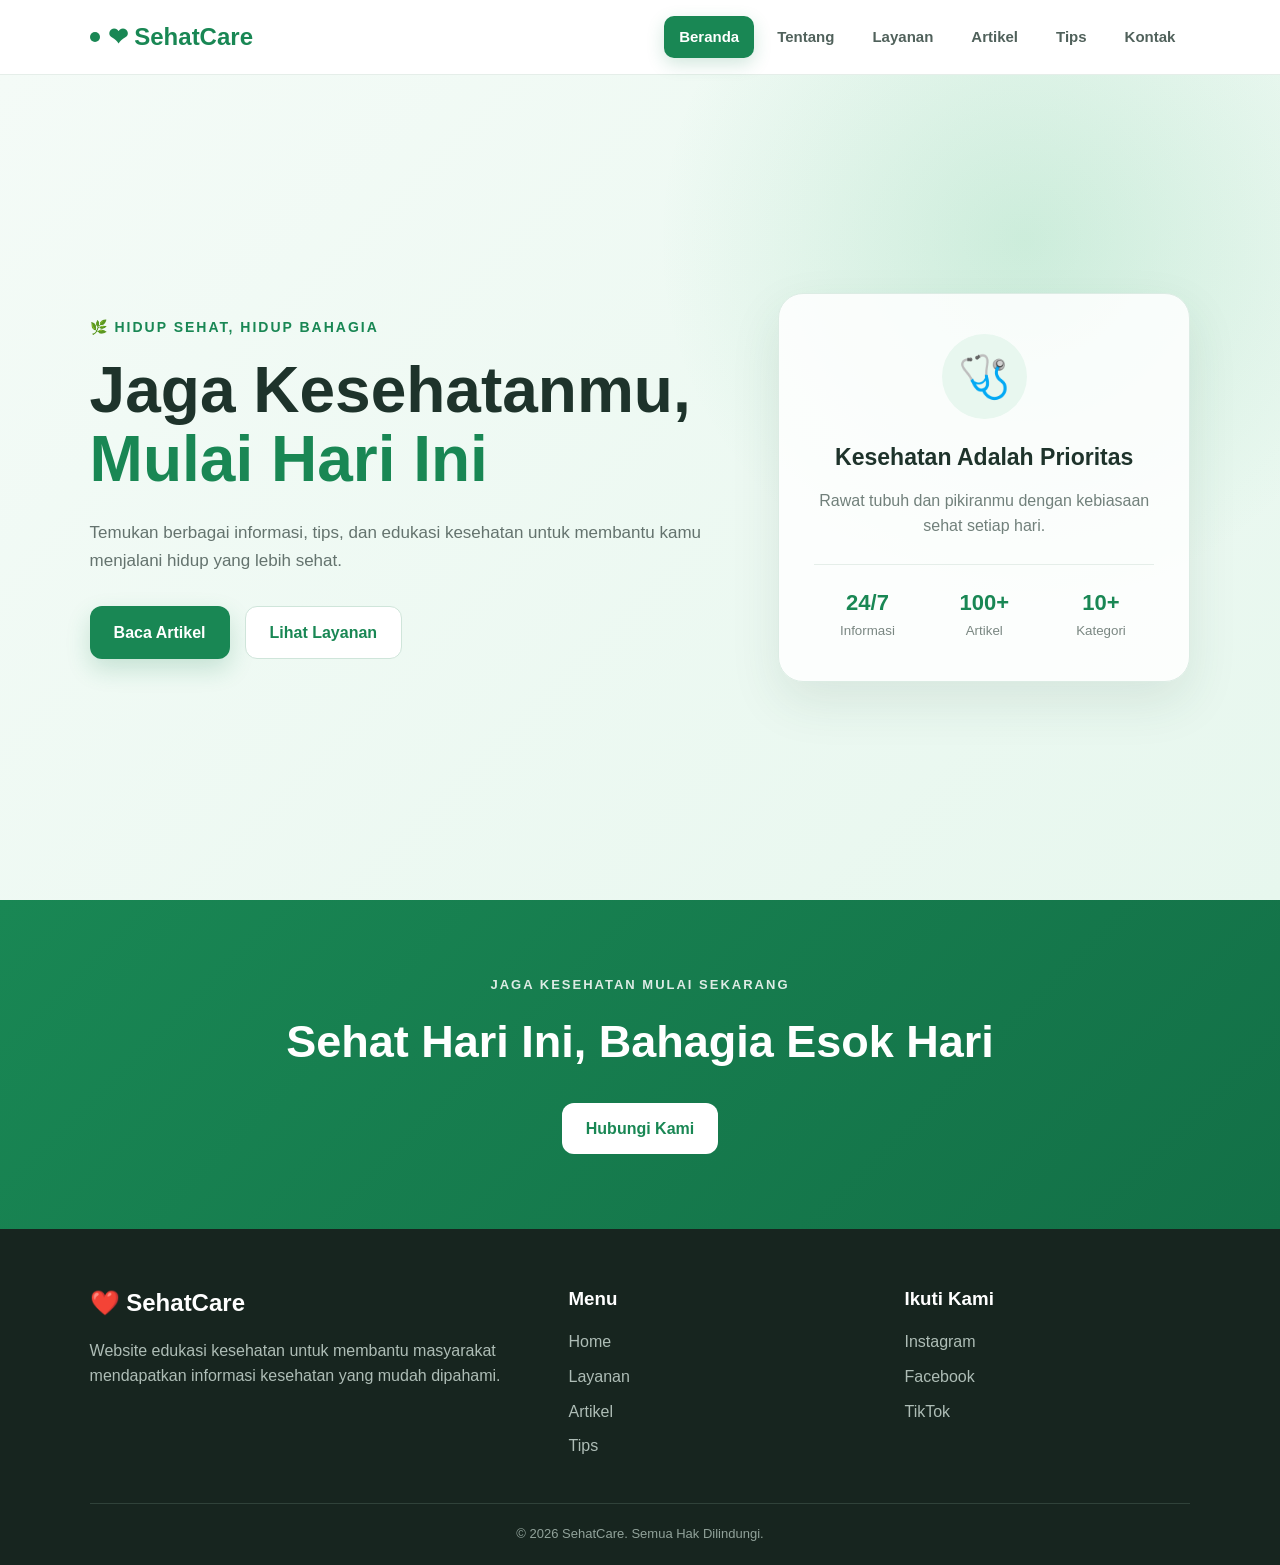
<file: index.html>
<!DOCTYPE html>
<html lang="id">
<head>
    <meta charset="UTF-8">
    <meta name="viewport" content="width=device-width, initial-scale=1.0">
    <title>SehatCare - Informasi Kesehatan</title>

    <link rel="stylesheet" href="style.css">
</head>
<body>

    <!-- NAVBAR -->
    <header>
        <nav class="navbar">
            <div class="logo">
                <span></span> ❤ SehatCare
            </div>

            <ul class="nav-menu">
               <ul class="nav-menu" id="navMenu">
               <li><a class="active" href="index.html">Beranda</a></li>
               <li><a class="" href="tentang.html">Tentang</a></li>
               <li><a class="" href="layanan.html">Layanan</a></li>
               <li><a class="" href="artikel.html">Artikel</a></li>
               <li><a class="" href="tips.html">Tips</a></li>
               <li><a class="" href="kontak.html">Kontak</a></li>
            </ul>
        </nav>
    </header>


       <!-- HERO -->
    <section class="hero" id="home">
        <div class="hero-content">

            <div class="hero-text">
                <p class="subtitle">🌿 HIDUP SEHAT, HIDUP BAHAGIA</p>

                <h1>
                    Jaga Kesehatanmu,
                    <span>Mulai Hari Ini</span>
                </h1>

                <p class="description">
                    Temukan berbagai informasi, tips, dan edukasi kesehatan
                    untuk membantu kamu menjalani hidup yang lebih sehat.
                </p>

                <div class="hero-buttons">
                    <a href="#artikel" class="btn-primary">
                        Baca Artikel
                    </a>

                    <a href="#layanan" class="btn-secondary">
                        Lihat Layanan
                    </a>
                </div>
            </div>

            <div class="hero-card">
                <div class="doctor-icon">🩺</div>

                <h3>Kesehatan Adalah Prioritas</h3>

                <p>
                    Rawat tubuh dan pikiranmu dengan kebiasaan
                    sehat setiap hari.
                </p>

                <div class="health-info">
                    <div>
                        <strong>24/7</strong>
                        <small>Informasi</small>
                    </div>

                    <div>
                        <strong>100+</strong>
                        <small>Artikel</small>
                    </div>

                    <div>
                        <strong>10+</strong>
                        <small>Kategori</small>
                    </div>
                </div>
            </div>

        </div>
    </section>

    <!-- CTA -->
    <section class="cta">
    <div>
            <p>JAGA KESEHATAN MULAI SEKARANG</p>

            <h2>
                Sehat Hari Ini,
                Bahagia Esok Hari
            </h2>

            <a href="#kontak" class="btn-primary">
                Hubungi Kami
            </a>
        </div>

    </section>

    <!-- FOOTER -->
    <footer>

        <div class="footer-content">

            <div>
                <h2>❤️ SehatCare</h2>
                <p>
                    Website edukasi kesehatan untuk membantu masyarakat
                    mendapatkan informasi kesehatan yang mudah dipahami.
                </p>
            </div>

            <div>
                <h3>Menu</h3>
                <a href="#home">Home</a>
                <a href="#layanan">Layanan</a>
                <a href="#artikel">Artikel</a>
                <a href="#tips">Tips</a>
            </div>

            <div>
                <h3>Ikuti Kami</h3>
                <a href="#">Instagram</a>
                <a href="#">Facebook</a>
                <a href="#">TikTok</a>
            </div>

        </div>

        <div class="copyright">
            © 2026 SehatCare. Semua Hak Dilindungi.
        </div>

    </footer>

</body>
</html>
</file>
<file: style.css>
/* =========================================================
   SEHATCARE - STYLE.CSS
   ========================================================= */

/* =========================
   RESET
   ========================= */

* {
    margin: 0;
    padding: 0;
    box-sizing: border-box;
}

html {
    scroll-behavior: smooth;
}

body {
    font-family: "Segoe UI", Arial, sans-serif;
    background: #f5faf8;
    color: #24332e;
    line-height: 1.6;
    overflow-x: hidden;
}

a {
    text-decoration: none;
    color: inherit;
}

button,
input,
textarea {
    font-family: inherit;
}


/* =========================
   NAVBAR
   ========================= */

header {
    position: relative;
    z-index: 1000;
}

.navbar {
    width: 100%;
    min-height: 75px;
    padding: 0 7%;
    display: flex;
    align-items: center;
    justify-content: space-between;

    background: rgba(255, 255, 255, 0.92);
    backdrop-filter: blur(12px);

    border-bottom: 1px solid #e5eee9;
    position: relative;
}

.logo {
    display: flex;
    align-items: center;
    gap: 8px;

    font-size: 24px;
    font-weight: 800;
    color: #198754;

    white-space: nowrap;
}

.logo span {
    width: 10px;
    height: 10px;
    background: #198754;
    border-radius: 50%;
}

.nav-menu {
    list-style: none;
    display: flex;
    align-items: center;
    gap: 8px;
}

.nav-menu li {
    list-style: none;
}

.nav-menu a {
    display: block;
    padding: 9px 15px;

    color: #50615b;
    font-size: 15px;
    font-weight: 600;

    border-radius: 10px;

    transition: 0.3s ease;
}

.nav-menu a:hover {
    color: #198754;
    background: #eaf7f0;
    transform: translateY(-2px);
}

.nav-menu a.active {
    color: #ffffff;
    background: #198754;
    box-shadow: 0 6px 18px rgba(25, 135, 84, 0.2);
}


/* =========================
   MENU BUTTON
   ========================= */

.menu-toggle {
    display: none;

    border: none;
    background: transparent;

    font-size: 25px;
    cursor: pointer;
}


/* =========================
   HERO
   ========================= */

.hero {
    min-height: calc(100vh - 75px);

    display: flex;
    align-items: center;

    padding: 80px 7%;

    background:
        radial-gradient(
            circle at 80% 20%,
            rgba(57, 181, 115, 0.18),
            transparent 30%
        ),
        linear-gradient(
            135deg,
            #f4fbf7 0%,
            #e7f7ee 100%
        );
}

.hero-content {
    width: 100%;
    max-width: 1200px;
    margin: auto;

    display: grid;
    grid-template-columns: 1.2fr 0.8fr;
    gap: 70px;

    align-items: center;
}

.hero-text {
    animation: fadeUp 0.9s ease;
}

.subtitle {
    color: #198754;
    font-size: 14px;
    font-weight: 800;
    letter-spacing: 2px;
    margin-bottom: 18px;
}

.hero h1 {
    font-size: clamp(42px, 5vw, 68px);
    line-height: 1.08;
    color: #1e332b;
    margin-bottom: 25px;
}

.hero h1 span {
    display: block;
    color: #198754;
}

.description {
    max-width: 650px;

    font-size: 17px;
    color: #64736e;

    margin-bottom: 32px;
}

.hero-buttons {
    display: flex;
    flex-wrap: wrap;
    gap: 15px;
}


/* =========================
   BUTTON
   ========================= */

.btn-primary,
.btn-secondary {
    display: inline-flex;
    align-items: center;
    justify-content: center;

    padding: 13px 24px;

    border-radius: 12px;

    font-weight: 700;

    transition: 0.3s ease;
}

.btn-primary {
    color: white;
    background: #198754;

    box-shadow: 0 10px 25px rgba(25, 135, 84, 0.2);
}

.btn-primary:hover {
    background: #146c43;
    transform: translateY(-3px);
    box-shadow: 0 14px 28px rgba(25, 135, 84, 0.3);
}

.btn-secondary {
    color: #198754;
    background: white;
    border: 1px solid #cfe5da;
}

.btn-secondary:hover {
    background: #eaf7f0;
    transform: translateY(-3px);
}


/* =========================
   HERO CARD
   ========================= */

.hero-card {
    padding: 40px 35px;

    text-align: center;

    background: rgba(255, 255, 255, 0.85);

    border: 1px solid #dcece4;
    border-radius: 25px;

    box-shadow: 0 20px 50px rgba(36, 75, 59, 0.1);

    animation: floating 4s ease-in-out infinite;
}

.doctor-icon {
    width: 85px;
    height: 85px;

    display: flex;
    align-items: center;
    justify-content: center;

    margin: 0 auto 20px;

    font-size: 42px;

    background: #e8f7ef;
    border-radius: 50%;
}

.hero-card h3 {
    color: #1e332b;
    font-size: 23px;
    margin-bottom: 12px;
}

.hero-card p {
    color: #71807b;
    margin-bottom: 25px;
}

.health-info {
    display: grid;
    grid-template-columns: repeat(3, 1fr);
    gap: 10px;

    padding-top: 20px;

    border-top: 1px solid #e5eee9;
}

.health-info div {
    display: flex;
    flex-direction: column;
}

.health-info strong {
    color: #198754;
    font-size: 22px;
}

.health-info small {
    color: #7a8782;
}


/* =========================
   SECTION
   ========================= */

.section,
.article-section,
.contact {
    padding: 90px 7%;
}

.section-title {
    max-width: 750px;
    margin: 0 auto 50px;

    text-align: center;
}

.section-title p {
    color: #198754;
    font-size: 14px;
    font-weight: 800;
    letter-spacing: 1.5px;
    text-transform: uppercase;

    margin-bottom: 8px;
}

.section-title h2 {
    font-size: clamp(30px, 4vw, 44px);
    color: #243b32;

    margin-bottom: 12px;
}

.section-title span {
    color: #75837e;
}


/* =========================
   SERVICE
   ========================= */

.service-container {
    max-width: 1200px;
    margin: auto;

    display: grid;
    grid-template-columns: repeat(4, 1fr);
    gap: 22px;
}

.service-card {
    padding: 32px 25px;

    background: white;

    border: 1px solid #e0eee7;
    border-radius: 20px;

    box-shadow: 0 10px 30px rgba(40, 80, 63, 0.06);

    transition: 0.35s ease;
}

.service-card:hover {
    transform: translateY(-8px);
    border-color: #a9dbc2;

    box-shadow: 0 20px 40px rgba(40, 80, 63, 0.12);
}

.service-icon {
    width: 62px;
    height: 62px;

    display: flex;
    align-items: center;
    justify-content: center;

    margin-bottom: 20px;

    font-size: 30px;

    background: #eaf7f0;
    border-radius: 16px;
}

.service-card h3 {
    font-size: 21px;
    color: #253a32;
    margin-bottom: 10px;
}

.service-card p {
    color: #71807b;
    font-size: 14px;

    margin-bottom: 18px;
}

.service-card a {
    color: #198754;
    font-weight: 700;
    font-size: 14px;
}

.service-card a:hover {
    text-decoration: underline;
}


/* =========================
   ARTIKEL
   ========================= */

.article-section {
    background: #f5faf8;
}

.article-container {
    max-width: 1200px;
    margin: auto;

    display: grid;
    grid-template-columns: repeat(3, 1fr);
    gap: 25px;
}

.article-card {
    overflow: hidden;

    background: white;

    border: 1px solid #e0eee7;
    border-radius: 20px;

    box-shadow: 0 10px 30px rgba(40, 80, 63, 0.06);

    transition: 0.35s ease;
}

.article-card:hover {
    transform: translateY(-7px);
    box-shadow: 0 18px 40px rgba(40, 80, 63, 0.12);
}

.article-image {
    height: 210px;

    display: flex;
    align-items: center;
    justify-content: center;

    font-size: 75px;

    position: relative;
}

.image-one {
    background: linear-gradient(135deg, #dff5e8, #bce8cf);
}

.image-two {
    background: linear-gradient(135deg, #e0f2ff, #c4e5fa);
}

.image-three {
    background: linear-gradient(135deg, #eee6ff, #ddd0fa);
}

.article-content {
    padding: 25px;
}

.article-content small {
    color: #198754;
    font-weight: 700;
}

.article-content h3 {
    color: #253a32;
    font-size: 20px;

    line-height: 1.3;

    margin: 10px 0 12px;
}

.article-content p {
    color: #71807b;
    font-size: 14px;

    margin-bottom: 18px;
}

.article-content a {
    color: #198754;
    font-size: 14px;
    font-weight: 700;
}


/* =========================
   TIPS
   ========================= */

.tips {
    padding: 100px 7%;

    background:
        radial-gradient(
            circle at 15% 20%,
            rgba(25, 135, 84, 0.12),
            transparent 30%
        ),
        #f5faf8;
}

.tips-content {
    max-width: 1100px;
    margin: auto;

    display: grid;
    grid-template-columns: 0.9fr 1.1fr;
    gap: 70px;

    align-items: center;
}

.tips-content h2 {
    font-size: clamp(35px, 4vw, 52px);
    line-height: 1.15;

    color: #253a32;

    margin-bottom: 20px;
}

.tips-content h2 span {
    display: block;
    color: #198754;
}

.tips-content > div:first-child > p:last-child {
    color: #71807b;
    max-width: 500px;
}

.tips-list {
    display: flex;
    flex-direction: column;
    gap: 18px;
}

.tip {
    display: flex;
    align-items: flex-start;
    gap: 20px;

    padding: 25px;

    background: white;

    border: 1px solid #dfede6;
    border-radius: 18px;

    box-shadow: 0 8px 25px rgba(40, 80, 63, 0.05);

    transition: 0.3s ease;
}

.tip:hover {
    transform: translateX(7px);
    border-color: #abdcc2;
}

.tip > span {
    min-width: 48px;
    height: 48px;

    display: flex;
    align-items: center;
    justify-content: center;

    color: #198754;
    font-weight: 800;

    background: #eaf7f0;
    border-radius: 12px;
}

.tip h3 {
    color: #263b33;
    margin-bottom: 5px;
}

.tip p {
    color: #71807b;
    font-size: 14px;
}


/* =========================
   ABOUT
   ========================= */

.page-header {
    padding: 90px 7%;
    text-align: center;

    background:
        linear-gradient(
            135deg,
            #eaf8f0,
            #f7fcfa
        );
}

.page-header span {
    color: #198754;
    font-size: 14px;
    font-weight: 800;
    letter-spacing: 2px;
}

.page-header h1 {
    margin: 12px 0;

    font-size: clamp(38px, 5vw, 55px);
    color: #243a31;
}

.page-header p {
    color: #71807b;
}

.about-grid {
    max-width: 1100px;
    margin: auto;

    display: grid;
    grid-template-columns: 1fr 1fr;
    gap: 25px;
}

.about-box {
    padding: 35px;

    background: white;

    border: 1px solid #e0eee7;
    border-radius: 20px;

    box-shadow: 0 10px 30px rgba(40, 80, 63, 0.06);
}

.about-box > span {
    display: inline-flex;

    width: 55px;
    height: 55px;

    align-items: center;
    justify-content: center;

    margin-bottom: 18px;

    font-size: 25px;

    color: #198754;
    background: #eaf7f0;

    border-radius: 15px;
}

.about-box h2 {
    color: #253a32;
    margin-bottom: 15px;
}

.about-box p {
    color: #71807b;
    margin-bottom: 15px;
}

.check {
    padding: 13px 15px;

    color: #53645d;

    background: #f4faf7;

    border-radius: 10px;

    margin-bottom: 10px;

    transition: 0.3s ease;
}

.check:hover {
    color: #198754;
    background: #eaf7f0;
    transform: translateX(5px);
}


/* =========================
   CTA
   ========================= */

.cta {
    padding: 75px 7%;

    text-align: center;

    background:
        linear-gradient(
            135deg,
            #198754,
            #137047
        );

    color: white;
}

.cta p {
    font-size: 13px;
    font-weight: 800;
    letter-spacing: 2px;

    opacity: 0.85;

    margin-bottom: 10px;
}

.cta h2 {
    font-size: clamp(30px, 4vw, 45px);

    margin-bottom: 25px;
}

.cta .btn-primary {
    background: white;
    color: #198754;

    box-shadow: none;
}

.cta .btn-primary:hover {
    background: #eefaf4;
}


/* =========================
   CONTACT
   ========================= */

.contact {
    background: #f5faf8;
}

.contact-container {
    max-width: 1100px;
    margin: auto;

    display: grid;
    grid-template-columns: 0.8fr 1.2fr;
    gap: 30px;
}

.contact-info {
    display: flex;
    flex-direction: column;
    gap: 15px;
}

.contact-box {
    display: flex;
    align-items: center;
    gap: 17px;

    padding: 22px;

    background: white;

    border: 1px solid #dfede6;
    border-radius: 16px;

    transition: 0.3s ease;
}

.contact-box:hover {
    transform: translateY(-3px);
    box-shadow: 0 10px 25px rgba(40, 80, 63, 0.08);
}

.contact-box > span {
    width: 48px;
    height: 48px;

    display: flex;
    align-items: center;
    justify-content: center;

    font-size: 22px;

    background: #eaf7f0;
    border-radius: 12px;
}

.contact-box h3 {
    color: #263b33;
    font-size: 16px;
}

.contact-box p {
    color: #71807b;
    font-size: 14px;
}

.contact-form {
    display: flex;
    flex-direction: column;
    gap: 15px;

    padding: 30px;

    background: white;

    border: 1px solid #dfede6;
    border-radius: 20px;

    box-shadow: 0 10px 30px rgba(40, 80, 63, 0.06);
}

.contact-form input,
.contact-form textarea {
    width: 100%;

    padding: 14px 16px;

    border: 1px solid #dbe9e2;
    border-radius: 11px;

    outline: none;

    color: #263b33;
    background: #fbfdfc;

    transition: 0.3s ease;

    resize: vertical;
}

.contact-form input:focus,
.contact-form textarea:focus {
    border-color: #198754;

    box-shadow: 0 0 0 3px rgba(25, 135, 84, 0.08);
}

.contact-form button {
    padding: 14px;

    border: none;
    border-radius: 11px;

    background: #198754;
    color: white;

    font-size: 15px;
    font-weight: 700;

    cursor: pointer;

    transition: 0.3s ease;
}

.contact-form button:hover {
    background: #146c43;
    transform: translateY(-2px);
}


/* =========================
   DARK MODE
   ========================= */

body.dark-mode {
    background: #101815;
    color: #e8f2ed;
}

body.dark-mode .navbar {
    background: rgba(17, 27, 23, 0.95);
    border-color: #263b32;
}

body.dark-mode .nav-menu a {
    color: #b9c9c1;
}

body.dark-mode .nav-menu a:hover {
    background: #1d3429;
    color: #71d09e;
}

body.dark-mode .hero,
body.dark-mode .article-section,
body.dark-mode .tips,
body.dark-mode .contact {
    background: #101815;
}

body.dark-mode .hero h1,
body.dark-mode .hero-card h3,
body.dark-mode .section-title h2,
body.dark-mode .service-card h3,
body.dark-mode .article-content h3,
body.dark-mode .tips-content h2,
body.dark-mode .tip h3,
body.dark-mode .about-box h2,
body.dark-mode .page-header h1,
body.dark-mode .contact-box h3 {
    color: #edf7f2;
}

body.dark-mode .description,
body.dark-mode .hero-card p,
body.dark-mode .section-title span,
body.dark-mode .service-card p,
body.dark-mode .article-content p,
body.dark-mode .tips-content > div:first-child > p:last-child,
body.dark-mode .tip p,
body.dark-mode .about-box p,
body.dark-mode .contact-box p {
    color: #9eafa7;
}

body.dark-mode .hero-card,
body.dark-mode .service-card,
body.dark-mode .article-card,
body.dark-mode .tip,
body.dark-mode .about-box,
body.dark-mode .contact-box,
body.dark-mode .contact-form {
    background: #17221e;
    border-color: #293d34;
}

body.dark-mode .btn-secondary {
    background: #17221e;
    border-color: #31483c;
}

body.dark-mode .check {
    background: #1d2c25;
    color: #b7c7bf;
}

body.dark-mode .contact-form input,
body.dark-mode .contact-form textarea {
    background: #111a16;
    border-color: #30453b;
    color: white;
}

body.dark-mode .page-header {
    background: #16231e;
}


/* =========================
   DARK MODE BUTTON
   ========================= */

.dark-btn {
    border: none;

    width: 40px;
    height: 40px;

    margin-left: 5px;

    border-radius: 10px;

    background: #eaf7f0;

    cursor: pointer;

    font-size: 17px;

    transition: 0.3s ease;
}

.dark-btn:hover {
    transform: rotate(15deg);
    background: #d7f0e2;
}


/* =========================
   TOP BUTTON
   ========================= */

#topButton {
    position: fixed;

    right: 25px;
    bottom: 25px;

    width: 45px;
    height: 45px;

    border: none;
    border-radius: 50%;

    background: #198754;
    color: white;

    cursor: pointer;

    opacity: 0;
    visibility: hidden;

    transform: translateY(15px);

    transition: 0.3s ease;

    z-index: 999;
}

#topButton::before {
    content: "↑";

    font-size: 21px;
    font-weight: bold;
}

#topButton.show {
    opacity: 1;
    visibility: visible;
    transform: translateY(0);
}

#topButton:hover {
    background: #146c43;
    transform: translateY(-4px);
}


/* =========================
   FOOTER
   ========================= */

footer {
    background: #17251f;
    color: white;

    padding: 55px 7% 20px;
}

.footer-content {
    max-width: 1200px;
    margin: auto;

    display: grid;
    grid-template-columns: 1.5fr 1fr 1fr;
    gap: 50px;

    padding-bottom: 35px;
}

.footer-content h2 {
    margin-bottom: 15px;
}

.footer-content h3 {
    margin-bottom: 15px;
}

.footer-content p {
    max-width: 450px;

    color: #aebdb6;
}

.footer-content a {
    display: block;

    width: fit-content;

    color: #aebdb6;

    margin-bottom: 9px;

    transition: 0.3s ease;
}

.footer-content a:hover {
    color: #74d49f;
    transform: translateX(4px);
}

.copyright {
    padding-top: 20px;

    text-align: center;

    border-top: 1px solid #30423a;

    color: #91a29a;
    font-size: 13px;
}


/* =========================
   ANIMATIONS
   ========================= */

@keyframes fadeUp {
    from {
        opacity: 0;
        transform: translateY(30px);
    }

    to {
        opacity: 1;
        transform: translateY(0);
    }
}

@keyframes floating {
    0%,
    100% {
        transform: translateY(0);
    }

    50% {
        transform: translateY(-10px);
    }
}

.service-card,
.article-card,
.about-box,
.contact-box,
.tip {
    animation: fadeUp 0.7s ease both;
}


/* =========================
   RESPONSIVE TABLET
   ========================= */

@media (max-width: 1000px) {

    .navbar {
        padding: 0 5%;
    }

    .hero {
        padding: 70px 5%;
    }

    .hero-content {
        grid-template-columns: 1fr;
        gap: 45px;
    }

    .hero-text {
        text-align: center;
    }

    .description {
        margin-left: auto;
        margin-right: auto;
    }

    .hero-buttons {
        justify-content: center;
    }

    .service-container {
        grid-template-columns: repeat(2, 1fr);
    }

    .article-container {
        grid-template-columns: repeat(2, 1fr);
    }

    .article-card:last-child {
        grid-column: span 2;
        max-width: 50%;
        margin: auto;
    }

    .tips-content {
        grid-template-columns: 1fr;
        gap: 40px;
    }

    .about-grid {
        grid-template-columns: 1fr;
    }

    .contact-container {
        grid-template-columns: 1fr;
    }
}


/* =========================
   RESPONSIVE MOBILE
   ========================= */

@media (max-width: 700px) {

    .navbar {
        min-height: 68px;
        padding: 0 5%;
    }

    .logo {
        font-size: 21px;
    }

    .menu-toggle {
        display: block;
        color: #198754;
    }

    .nav-menu {
        position: absolute;

        top: 68px;
        left: 5%;
        right: 5%;

        display: none;
        flex-direction: column;
        align-items: stretch;

        padding: 12px;

        background: white;

        border: 1px solid #dfece5;
        border-radius: 15px;

        box-shadow: 0 15px 35px rgba(40, 80, 63, 0.12);
    }

    .nav-menu.active {
        display: flex;
    }

    .nav-menu a {
        width: 100%;
        text-align: center;
    }

    .hero {
        min-height: auto;
        padding: 70px 5%;
    }

    .hero h1 {
        font-size: 40px;
    }

    .hero-card {
        padding: 30px 22px;
    }

    .health-info strong {
        font-size: 19px;
    }

    .section,
    .article-section,
    .contact,
    .tips {
        padding: 65px 5%;
    }

    .section-title {
        margin-bottom: 35px;
    }

    .service-container,
    .article-container {
        grid-template-columns: 1fr;
    }

    .article-card:last-child {
        grid-column: auto;
        max-width: none;
    }

    .article-image {
        height: 180px;
    }

    .page-header {
        padding: 65px 5%;
    }

    .about-box {
        padding: 25px;
    }

    .tips-content h2 {
        font-size: 38px;
    }

    .tip {
        padding: 20px;
    }

    .contact-form {
        padding: 22px;
    }

    .footer-content {
        grid-template-columns: 1fr;
        gap: 30px;
    }

    footer {
        padding: 45px 5% 20px;
    }
}


/* =========================
   SMALL MOBILE
   ========================= */

@media (max-width: 450px) {

    .hero h1 {
        font-size: 34px;
    }

    .description {
        font-size: 15px;
    }

    .hero-buttons {
        flex-direction: column;
    }

    .btn-primary,
    .btn-secondary {
        width: 100%;
    }

    .health-info {
        gap: 5px;
    }

    .health-info strong {
        font-size: 17px;
    }

    .health-info small {
        font-size: 11px;
    }

    .tip {
        gap: 12px;
    }

    .tip > span {
        min-width: 42px;
        height: 42px;
    }

    #topButton {
        right: 18px;
        bottom: 18px;
    }
}
</file>
